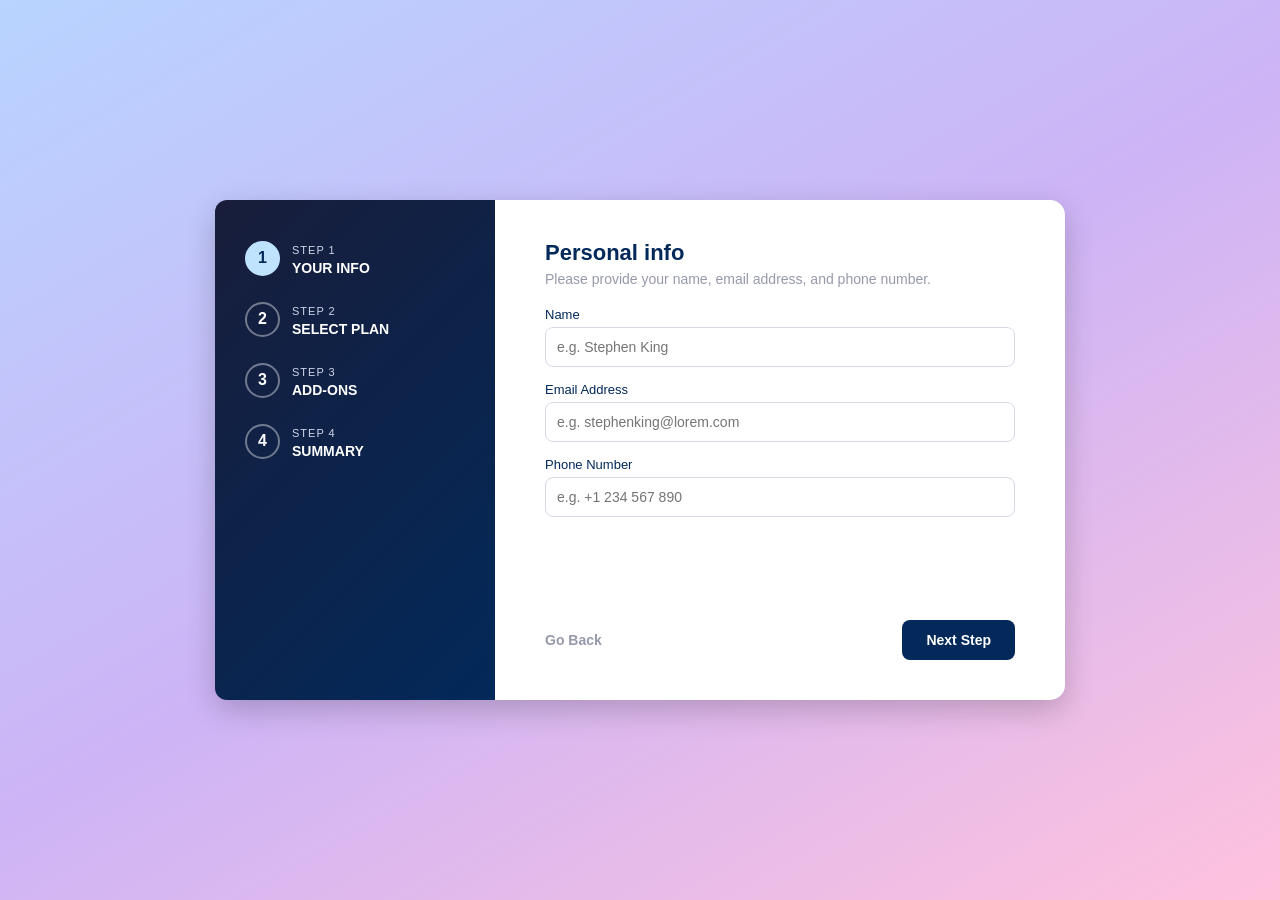
<file: multi-main-form/index.html>
<!DOCTYPE html>
<html lang="en">
<head>
  <meta charset="UTF-8">
  <meta name="viewport" content="width=device-width, initial-scale=1.0">
  <title>Multi Step Form</title>
  <link rel="stylesheet" href="./src/style.css">
</head>
<body>

<div class="card">

  <!-- ================= SIDEBAR (Desktop) ================= -->
  <div class="sidebar">
    <div class="side-step">
      <div class="circle circle1 active">1</div>
      <div><small>STEP 1</small><p>YOUR INFO</p></div>
    </div>
    <div class="side-step">
      <div class="circle circle2">2</div>
      <div><small>STEP 2</small><p>SELECT PLAN</p></div>
    </div>
    <div class="side-step">
      <div class="circle circle3">3</div>
      <div><small>STEP 3</small><p>ADD-ONS</p></div>
    </div>
    <div class="side-step">
      <div class="circle circle4">4</div>
      <div><small>STEP 4</small><p>SUMMARY</p></div>
    </div>
  </div>

  <!-- ================= MAIN AREA ================= -->
  <div class="main">

    <!-- Step circles (Mobile) -->
    <div class="step-bar">
      <div class="circle circle1 active">1</div>
      <div class="circle circle2">2</div>
      <div class="circle circle3">3</div>
      <div class="circle circle4">4</div>
    </div>

    <div class="content">

      <!-- STEP 1 : Personal Info -->
      <div class="step" id="step1">
        <h1>Personal info</h1>
        <p class="text">Please provide your name, email address, and phone number.</p>

        <label>Name <span class="error-text"></span></label>
        <input type="text" placeholder="e.g. Stephen King" id="name">

        <label>Email Address <span class="error-text"></span></label>
        <input type="email" placeholder="e.g. stephenking@lorem.com" id="email">

        <label>Phone Number <span class="error-text"></span></label>
        <input type="tel" placeholder="e.g. +1 234 567 890" id="phone">
      </div>

      <!-- STEP 2 : Select your plan -->
      <div class="step hide" id="step2">
        <h1>Select your plan</h1>
        <p class="text">You have the option of monthly or yearly billing.</p>

        <div class="plans">
          <div class="plan" id="arcade">
            <div>🕹️</div>
            <div>
              <h3>Arcade</h3>
              <div class="price price1">$9/mo</div>
            </div>
          </div>

          <div class="plan" id="advanced">
            <div>🚀</div>
            <div>
              <h3>Advanced</h3>
              <div class="price price2">$12/mo</div>
            </div>
          </div>

          <div class="plan" id="pro">
            <div>👑</div>
            <div>
              <h3>Pro</h3>
              <div class="price price3">$15/mo</div>
            </div>
          </div>
        </div>

        <div class="toggle-box">
          <span id="month" class="active">Monthly</span>
          <span id="year">Yearly</span>
        </div>
      </div>

      <!-- STEP 3 : Pick add-ons -->
      <div class="step hide" id="step3">
        <h1>Pick add-ons</h1>
        <p class="text">Add-ons help enhance your gaming experience.</p>

        <div class="addon selected" id="online">
          <input type="checkbox" checked>
          <div>
            <h3>Online service</h3>
            <p>Access to multiplayer games</p>
          </div>
          <span class="addon-price" id="price1">+$1/mo</span>
        </div>

        <div class="addon selected" id="storage">
          <input type="checkbox" checked>
          <div>
            <h3>Larger storage</h3>
            <p>Extra 1TB of cloud save</p>
          </div>
          <span class="addon-price" id="price2">+$2/mo</span>
        </div>

        <div class="addon" id="profile">
          <input type="checkbox">
          <div>
            <h3>Customizable profile</h3>
            <p>Custom theme on your profile</p>
          </div>
          <span class="addon-price" id="price3">+$2/mo</span>
        </div>

        <div class="toggle-box">
          <span id="month-step" class="active">Monthly</span>
          <span id="year-step">Yearly</span>
        </div>
      </div>

      <!-- STEP 4 : Finishing up -->
      <div class="step hide" id="step4">
        <h1>Finishing up</h1>
        <p class="text">Double-check everything looks OK before confirming.</p>

        <div class="summary-box">
          <!-- Dynamically filled by JS -->
        </div>

        <div class="total-line">
          <!-- Dynamically filled by JS -->
        </div>
      </div>

      <!-- STEP 5 : Thank you -->
      <div class="step hide" id="step5">
        <div class="thankyou">
          <div class="check-circle">✔</div>
          <h1>Thank you!</h1>
          <p class="text">Thanks for confirming your subscription! We hope you have fun using our platform. If you ever need support, please feel free to email us at support@loremgaming.com</p>
        </div>
      </div>

    </div>

    <!-- Buttons -->
    <div class="buttons">
      <button class="back-btn">Go Back</button>
      <button class="next-btn">Next Step</button>
    </div>

  </div>

</div>

<script src="./src/script.js"></script>
</body>
</html>
</file>
<file: multi-main-form/src/style.css>
* {
  padding: 0;
  margin: 0;
  box-sizing: border-box;
  font-family: 'Ubuntu', sans-serif; /* Added a nice font fallback */
}

/* ---------- Page Background ---------- */
body {
  background: linear-gradient(150deg, #b8d4ff, #cdb4f6, #ffc2dd);
  min-height: 100vh;
  display: flex;
  justify-content: center;
  align-items: center;
  padding: 20px;
}

/* ---------- White Card ---------- */
.card {
  background: white;
  width: 100%;
  max-width: 400px;
  padding: 30px 25px;
  border-radius: 15px;
  box-shadow: 0 10px 30px rgba(0, 0, 0, 0.2);
}

/* ---------- Sidebar (desktop only) ---------- */
.sidebar {
  display: none;
}
.side-step {
  display: flex;
  gap: 12px;
  align-items: center;
}
.side-step small {
  color: #d0d6e9;
  font-size: 11px;
  letter-spacing: 1px;
}
.side-step p {
  color: white;
  font-size: 14px;
  font-weight: bold;
  margin: 2px 0 0 0;
}
.sidebar .circle {
  border-color: rgba(255, 255, 255, 0.4);
  color: white;
}
.sidebar .circle.active {
  background: #bfe2fd;
  border-color: #bfe2fd;
  color: #02295a;
}

/* ---------- Step Circles (mobile top bar) ---------- */
.step-bar {
  display: flex;
  justify-content: center;
  gap: 15px;
  margin-bottom: 25px;
}
.circle {
  width: 35px;
  height: 35px;
  border-radius: 50%;
  border: 2px solid #d6d9e6;
  color: #8b91b5;
  font-weight: bold;
  display: flex;
  justify-content: center;
  align-items: center;
  transition: all 0.3s ease;
}
.circle.active {
  background: #473dff;
  border-color: #473dff;
  color: white;
}

/* ---------- Heading and Text ---------- */
h1 {
  font-size: 22px;
  color: #02295a;
}
.text {
  color: #9699ab;
  font-size: 14px;
  margin: 5px 0 20px 0;
}

/* ---------- Form Inputs (Step 1) ---------- */
label {
  display: block;
  font-size: 13px;
  color: #02295a;
  margin-top: 15px;
  font-weight: 500;
}
input {
  width: 100%;
  padding: 11px;
  margin-top: 5px;
  border: 1px solid #d6d9e6;
  border-radius: 8px;
  font-size: 14px;
  outline: none;
  transition: border-color 0.3s;
}
input:focus {
  border-color: #473dff;
}
input.error {
  border-color: #e35d5d;
  background-color: #fff8f8;
}
.error-text {
  color: #e35d5d;
  font-size: 12px;
  font-weight: bold;
  float: right;
  display: none;
}
.error-text.errorActive {
  display: block;
}

/* ---------- Plan Boxes (Step 2) ---------- */
.plans {
  display: flex;
  flex-direction: column;
  gap: 12px;
}
.plan {
  border: 1px solid #d6d9e6;
  border-radius: 10px;
  padding: 15px;
  display: flex;
  gap: 15px;
  cursor: pointer;
  transition: all 0.2s;
}
.plan:hover {
  border-color: #473dff;
}
.plan.selected {
  border-color: #473dff;
  background: #f4f5ff;
}
.plan h3 {
  font-size: 15px;
  color: #02295a;
  margin: 0;
}
.price {
  font-size: 13px;
  color: #9699ab;
  margin-top: 3px;
}

/* ---------- Monthly / Yearly Toggle ---------- */
.toggle-box {
  background: #eef2ff;
  border-radius: 8px;
  padding: 12px;
  text-align: center;
  margin-top: 20px;
  display: flex;
  justify-content: center;
  align-items: center;
  gap: 20px;
}
.toggle-box span {
  font-size: 13px;
  font-weight: bold;
  color: #9699ab;
  cursor: pointer;
  transition: color 0.3s;
}
.toggle-box span.active {
  color: #02295a;
}

/* ---------- Add-ons Boxes (Step 3) ---------- */
.addon {
  border: 1px solid #d6d9e6;
  border-radius: 10px;
  padding: 15px;
  margin-bottom: 12px;
  display: flex;
  gap: 12px;
  align-items: center;
  cursor: pointer;
  transition: all 0.2s;
}
.addon:hover {
  border-color: #473dff;
}
.addon.selected {
  border-color: #473dff;
  background: #f4f5ff;
}
.addon h3 {
  font-size: 14px;
  color: #02295a;
  margin: 0;
}
.addon p {
  font-size: 12px;
  color: #9699ab;
  margin: 3px 0 0 0;
}
.addon-price {
  margin-left: auto;
  color: #473dff;
  font-weight: bold;
  font-size: 13px;
}

/* ---------- Summary (Step 4) ---------- */
.summary-box {
  background: #f8f9ff;
  border-radius: 10px;
  padding: 15px;
  font-size: 14px;
  border: 1px solid #e6e8f0;
}
.line {
  display: flex;
  justify-content: space-between;
  margin-bottom: 12px;
  align-items: center;
}
.line:last-child {
  margin-bottom: 0;
}
.line b {
  color: #02295a;
}
.line span {
  color: #9699ab;
}
.total-line {
  display: flex;
  justify-content: space-between;
  padding: 15px;
  font-size: 14px;
}
.total-line .amount {
  color: #473dff;
  font-weight: bold;
  font-size: 18px;
}

/* ---------- Buttons ---------- */
.buttons {
  display: flex;
  justify-content: space-between;
  align-items: center;
  margin-top: 25px;
}
.back-btn {
  background: none;
  border: none;
  color: #9699ab;
  font-weight: bold;
  font-size: 14px;
  cursor: pointer;
  transition: color 0.3s;
}
.back-btn:hover {
  color: #02295a;
}
.next-btn {
  background: #02295a;
  color: white;
  border: none;
  border-radius: 8px;
  padding: 12px 24px;
  font-weight: bold;
  font-size: 14px;
  cursor: pointer;
  transition: background 0.3s;
}
.next-btn:hover {
  background: #1e3a7a;
}

/* ---------- Thank You (Step 5) ---------- */
.thankyou {
  text-align: center;
  padding: 20px 0;
}
.check-circle {
  width: 65px;
  height: 65px;
  border-radius: 50%;
  background: #181d3a; /* Changed to match theme better, or keep #ff5f6d */
  background: linear-gradient(135deg, #473dff, #8f85ff);
  color: white;
  font-size: 30px;
  display: flex;
  justify-content: center;
  align-items: center;
  margin: 0 auto 20px auto;
}

/* ---------- Utility ---------- */
.hide {
  display: none !important;
}

/* ================================================
   MEDIA QUERY : BIG SCREEN (desktop / laptop)
   ================================================ */
@media (min-width: 768px) {
  .card {
    max-width: 850px;
    padding: 0;
    display: flex;
    min-height: 500px;
  }

  .sidebar {
    display: flex;
    flex-direction: column;
    gap: 25px;
    width: 280px;
    background: linear-gradient(135deg, #181d3a, #02295a);
    border-radius: 12px 0 0 12px;
    padding: 40px 30px;
  }

  .step-bar {
    display: none;
  }

  .main {
    flex: 1;
    padding: 40px 50px;
    display: flex;
    flex-direction: column;
  }

  .content {
    flex: 1;
  }

  .plans {
    flex-direction: row;
  }
  
  .plan {
    flex-direction: column;
    align-items: flex-start;
  }

  .thankyou {
    height: 100%;
    display: flex;
    flex-direction: column;
    justify-content: center;
  }
}
</file>
